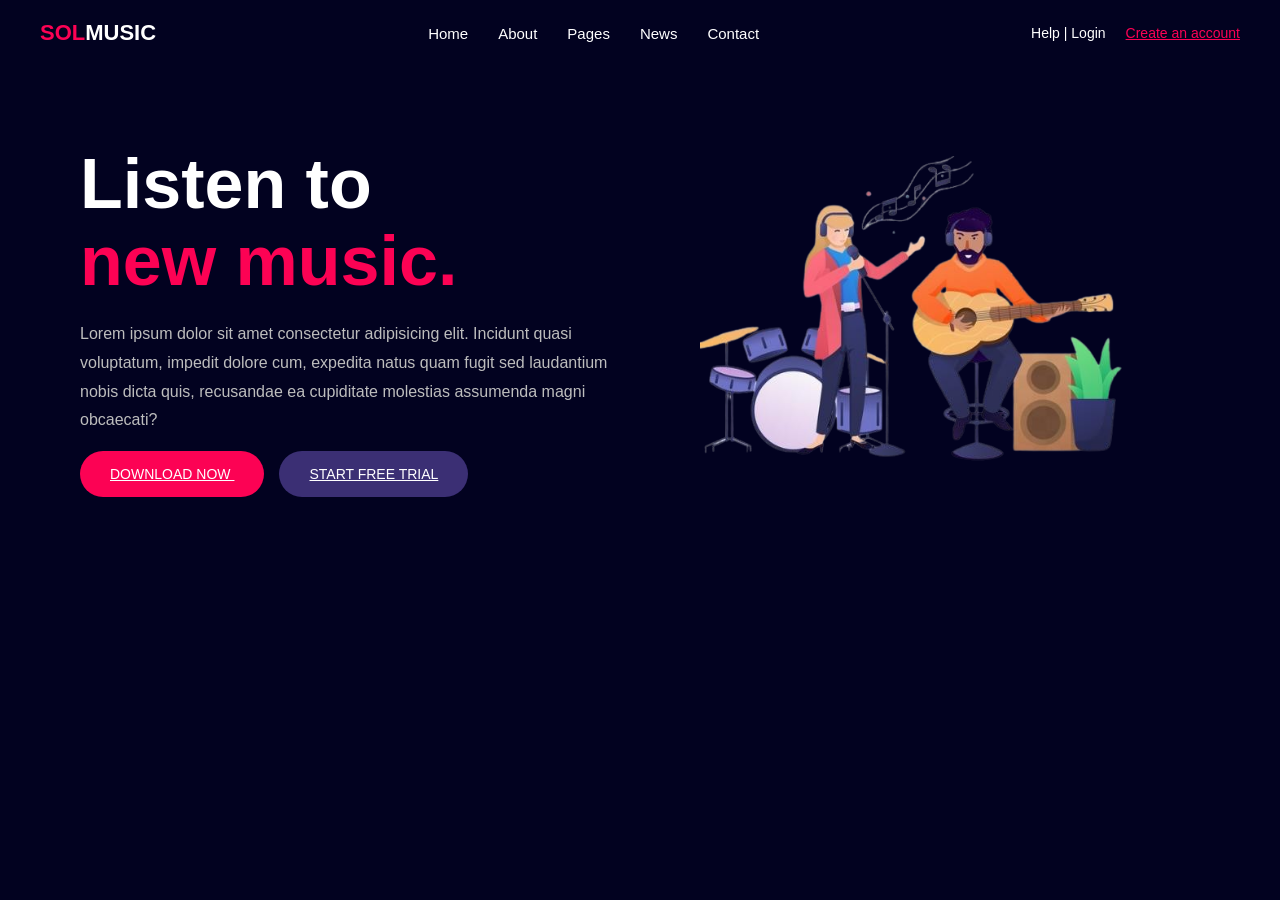
<file: index.html>
<!DOCTYPE html>
<html lang="en">
<head>
    <meta charset="UTF-8">
    <meta name="viewport" content="width=device-width, initial-scale=1.0">
    <title>music webpage</title>
    <link rel="stylesheet" href="style.css">
</head>
<body>
    <nav>
            <h3><span class="sol">SOL</span>MUSIC</h3>
        <ul>
            <li>Home </li>
            <li>About</li>
            <li>Pages</li>
            <li>News</li>
            <li>Contact</li>
        </ul>
        <div class="right-nav">
        <span>Help | Login</span>
        <a href="account.html" class="account">Create an account</a>
    </div>
    </nav>
      <!-- intro section -->
    <section class="intro">
        <div class="left">
           <h1>
              Listen to <br>
               <span class="pink">new music.</span>
            </h1>
            <p>Lorem ipsum dolor sit amet consectetur adipisicing elit. Incidunt quasi voluptatum, impedit dolore cum, expedita natus quam fugit sed laudantium nobis dicta quis, recusandae ea cupiditate molestias assumenda magni obcaecati?</p>
            <div class="buttons">
                <a href="playlist.html" class="btn1"> DOWNLOAD NOW </a> <a href="trial.html" class="btn2"> START FREE TRIAL </a>
            </div>
        </div>
        <div class="right">
            <img src="music-removebg-preview.png" alt="" class="">
        </div>
    </section>
</body>
</html>
</file>
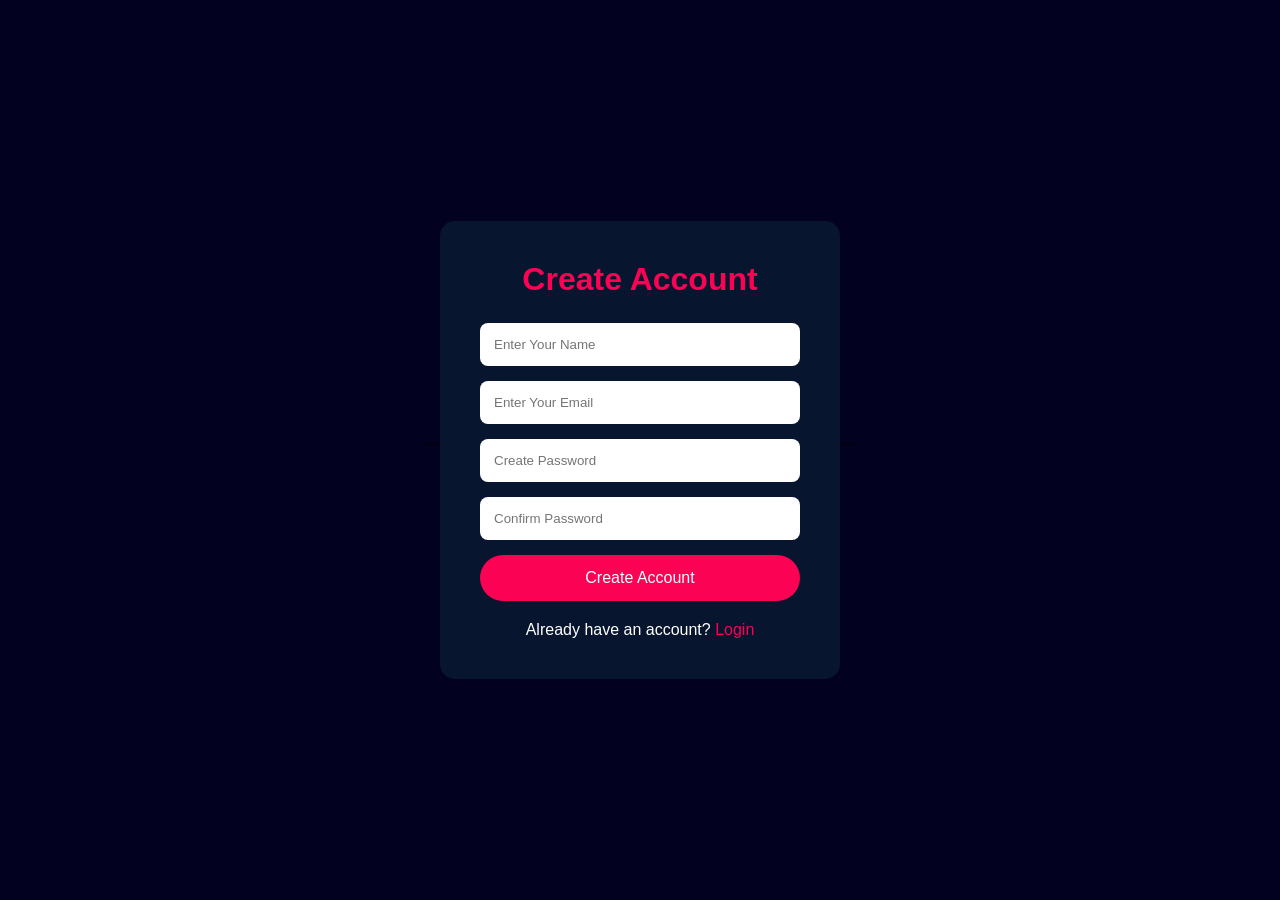
<file: account.html>
<!DOCTYPE html>
<html lang="en">
<head>
    <meta charset="UTF-8">
    <meta name="viewport" content="width=device-width, initial-scale=1.0">
    <title>account</title>
    <link rel="stylesheet" href="account.css">
</head>
<body>
    <!DOCTYPE html>

<html lang="en">
<head>
    <meta charset="UTF-8">
    <meta name="viewport" content="width=device-width, initial-scale=1.0">
    <title>Create Account</title>
    <link rel="stylesheet" href="account.css">
</head>
<body>

```
<div class="container">

    <h1>Create Account</h1>

    <form>

        <input type="text" placeholder="Enter Your Name">

        <input type="email" placeholder="Enter Your Email">

        <input type="password" placeholder="Create Password">

        <input type="password" placeholder="Confirm Password">

        <button type="submit">Create Account</button>

    </form>

    <p>
        Already have an account?
        <a href="#">Login</a>
    </p>

</div>
```

</body>
</html>

</body>
</html>
</file>
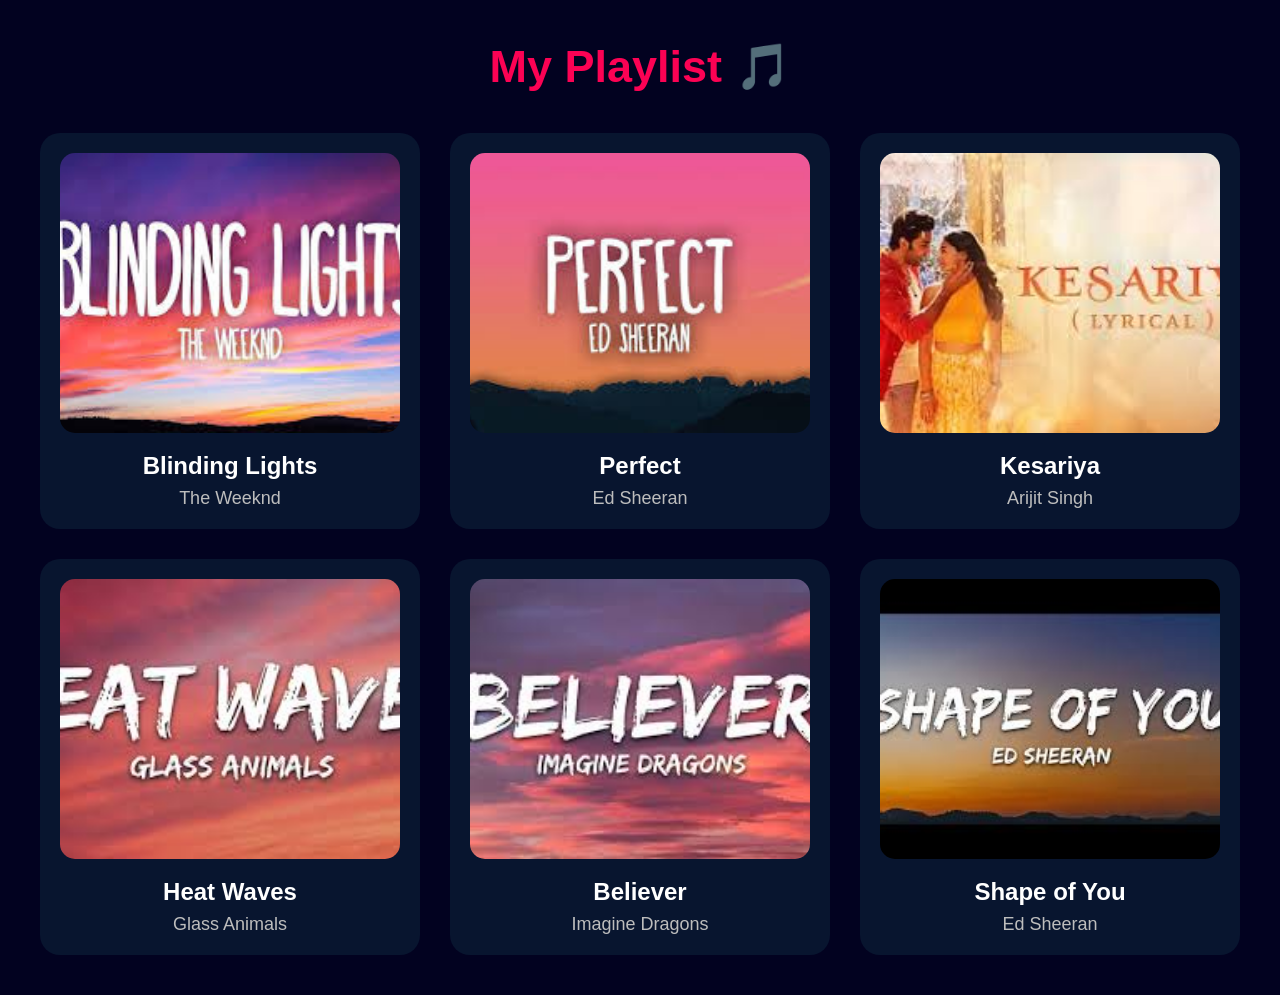
<file: playlist.html>
<!DOCTYPE html>
<html lang="en">
<head>
    <meta charset="UTF-8">
    <meta name="viewport" content="width=device-width, initial-scale=1.0">
    <title>My Playlist</title>
    <link rel="stylesheet" href="playlist.css">
</head>
<body>

    <h1>My Playlist 🎵</h1>

    <div class="playlist">

        <div class="song-card">
            <img src="song1.jpeg" alt="">
            <h3>Blinding Lights</h3>
            <p>The Weeknd</p>
        </div>

        <div class="song-card">
            <img src="song2.jpeg" alt="">
            <h3>Perfect</h3>
            <p>Ed Sheeran</p>
        </div>

        <div class="song-card">
            <img src="song3.jpeg" alt="">
            <h3>Kesariya</h3>
            <p>Arijit Singh</p>
        </div>

        <div class="song-card">
            <img src="song4.jpeg" alt="">
            <h3>Heat Waves</h3>
            <p>Glass Animals</p>
        </div>

        <div class="song-card">
            <img src="song5.jpeg" alt="">
            <h3>Believer</h3>
            <p>Imagine Dragons</p>
        </div>

        <div class="song-card">
            <img src="song6.jpeg" alt="">
            <h3>Shape of You</h3>
            <p>Ed Sheeran</p>
        </div>

    </div>

</body>
</html>
</file>
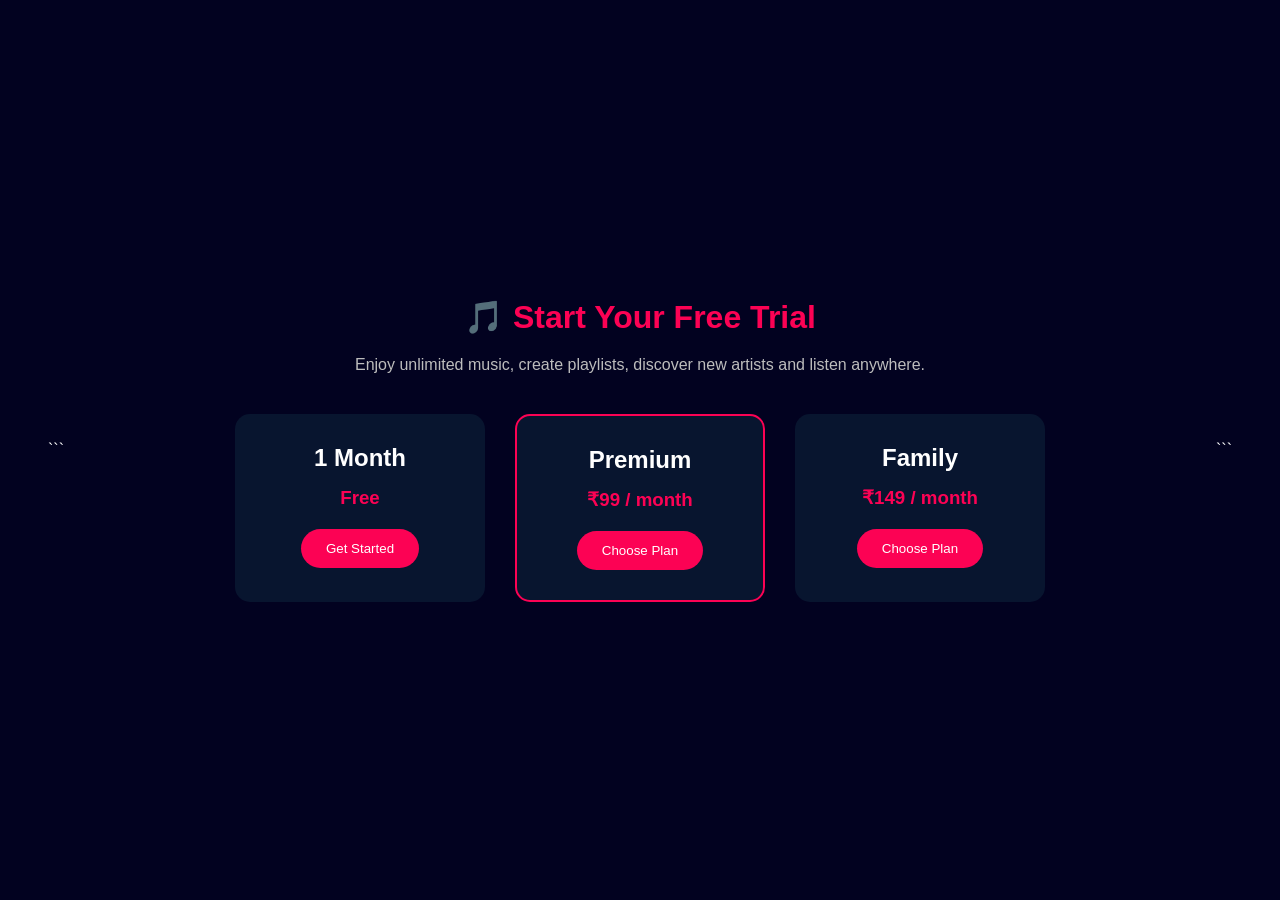
<file: trial.html>
<!DOCTYPE html>
<html lang="en">
<head>
    <meta charset="UTF-8">
    <meta name="viewport" content="width=device-width, initial-scale=1.0">
    <title>trial</title>
    <link rel="stylesheet" href="trial.css">
</head>
<body>
    <!DOCTYPE html>

<html lang="en">
<head>
    <meta charset="UTF-8">
    <meta name="viewport" content="width=device-width, initial-scale=1.0">
    <title>Start Free Trial</title>
    <link rel="stylesheet" href="trial.css">
</head>
<body>

```
<div class="trial-container">

    <h1>🎵 Start Your Free Trial</h1>

    <p>
        Enjoy unlimited music, create playlists,
        discover new artists and listen anywhere.
    </p>

    <div class="plans">

        <div class="plan">
            <h2>1 Month</h2>
            <h3>Free</h3>
            <button>Get Started</button>
        </div>

        <div class="plan premium">
            <h2>Premium</h2>
            <h3>₹99 / month</h3>
            <button>Choose Plan</button>
        </div>

        <div class="plan">
            <h2>Family</h2>
            <h3>₹149 / month</h3>
            <button>Choose Plan</button>
        </div>

    </div>

</div>
```
</body>
</html>

</body>
</html>
</file>
<file: style.css>
*{
    margin: 0;
    padding: 0;
    box-sizing: border-box;
}

body{
    background-color: rgb(2, 2, 32);
    color: white;
    font-family: Arial, sans-serif;
}

/* Navbar */

nav{
    display: flex;
    justify-content: space-between;
    align-items: center;
    padding: 20px 40px;
    background-color: rgb(2, 2, 32);
}

h3{
    font-size: 22px;
    cursor: pointer;
}

.sol{
    color: #fc0254;
}

ul{
    display: flex;
    gap: 30px;
    list-style: none;
}

ul li{
    cursor: pointer;
    transition: 0.3s;
    font-size: 15px;
}

ul li:hover{
    color: cyan;
}

/* Right Side */

.right-nav{
    display: flex;
    align-items: center;
    gap: 20px;
    font-size: 14px;
}

.account{
    color: #fc0254;
    cursor: pointer;
    transition: 0.3s;
}

.account:hover{
    color: cyan;
}

/* Intro Section */

.intro{
    display: flex;
    justify-content: space-between;
    align-items: center;
    padding: 80px;
}

.left{
    max-width: 550px;
}

.left h1{
    font-size: 70px;
    line-height: 1.1;
}

.pink{
    color: #fc0254;
}

.left p{
    margin-top: 20px;
    color: #bdbdbd;
    line-height: 1.8;
}

/* Buttons */

.buttons{
    margin-top: 30px;
}

.btn1,
.btn2{
    padding: 15px 30px;
    border: none;
    border-radius: 30px;
    color: white;
    cursor: pointer;
    font-size: 14px;
}

.btn1{
    background-color: #fc0254;
    margin-right: 15px;
}

.btn2{
    background-color: #3b2f74;
}

/* Image */

.right img{
    width: 500px;
    max-width: 100%;
}
</file>
<file: account.css>
*{
margin:0;
padding:0;
box-sizing:border-box;
}

body{
background-color:rgb(2,2,32);
font-family:Arial,sans-serif;
display:flex;
justify-content:center;
align-items:center;
height:100vh;
}

.container{
background:#08152f;
padding:40px;
width:400px;
border-radius:15px;
text-align:center;
}

h1{
color:#fc0254;
margin-bottom:25px;
}

form{
display:flex;
flex-direction:column;
gap:15px;
}

input{
padding:14px;
border:none;
border-radius:8px;
outline:none;
}

button{
padding:14px;
border:none;
border-radius:30px;
background:#fc0254;
color:white;
cursor:pointer;
font-size:16px;
}

button:hover{
opacity:0.9;
}

p{
margin-top:20px;
color:white;
}

a{
color:#fc0254;
text-decoration:none;
}
</file>
<file: playlist.css>
*{
    margin:0;
    padding:0;
    box-sizing:border-box;
}

body{
    background-color:rgb(2,2,32);
    color:white;
    font-family:Arial,sans-serif;
    padding:40px;
}

h1{
    text-align:center;
    color:#fc0254;
    margin-bottom:40px;
    font-size:45px;
}

.playlist{
    display:grid;
    grid-template-columns:repeat(3,1fr);
    gap:30px;
}

.song-card{
    background:#08152f;
    padding:20px;
    border-radius:20px;
    text-align:center;
    transition:0.3s;
}

.song-card:hover{
    transform:translateY(-8px);
}

.song-card img{
    width:100%;
    height:280px;
    object-fit:cover;
    border-radius:15px;
}

.song-card h3{
    margin-top:15px;
    font-size:24px;
}

.song-card p{
    margin-top:8px;
    color:#bdbdbd;
    font-size:18px;
}
</file>
<file: trial.css>
*{
margin:0;
padding:0;
box-sizing:border-box;
}

body{
background:rgb(2,2,32);
color:white;
font-family:Arial,sans-serif;
min-height:100vh;
display:flex;
justify-content:center;
align-items:center;
}

.trial-container{
text-align:center;
width:90%;
}

h1{
color:#fc0254;
margin-bottom:20px;
}

p{
color:#bdbdbd;
margin-bottom:40px;
}

.plans{
display:flex;
justify-content:center;
gap:30px;
}

.plan{
background:#08152f;
padding:30px;
width:250px;
border-radius:15px;
}

.premium{
border:2px solid #fc0254;
}

.plan h2{
margin-bottom:15px;
}

.plan h3{
margin-bottom:20px;
color:#fc0254;
}

button{
background:#fc0254;
color:white;
border:none;
padding:12px 25px;
border-radius:25px;
cursor:pointer;
}

button:hover{
opacity:0.8;
}
</file>
